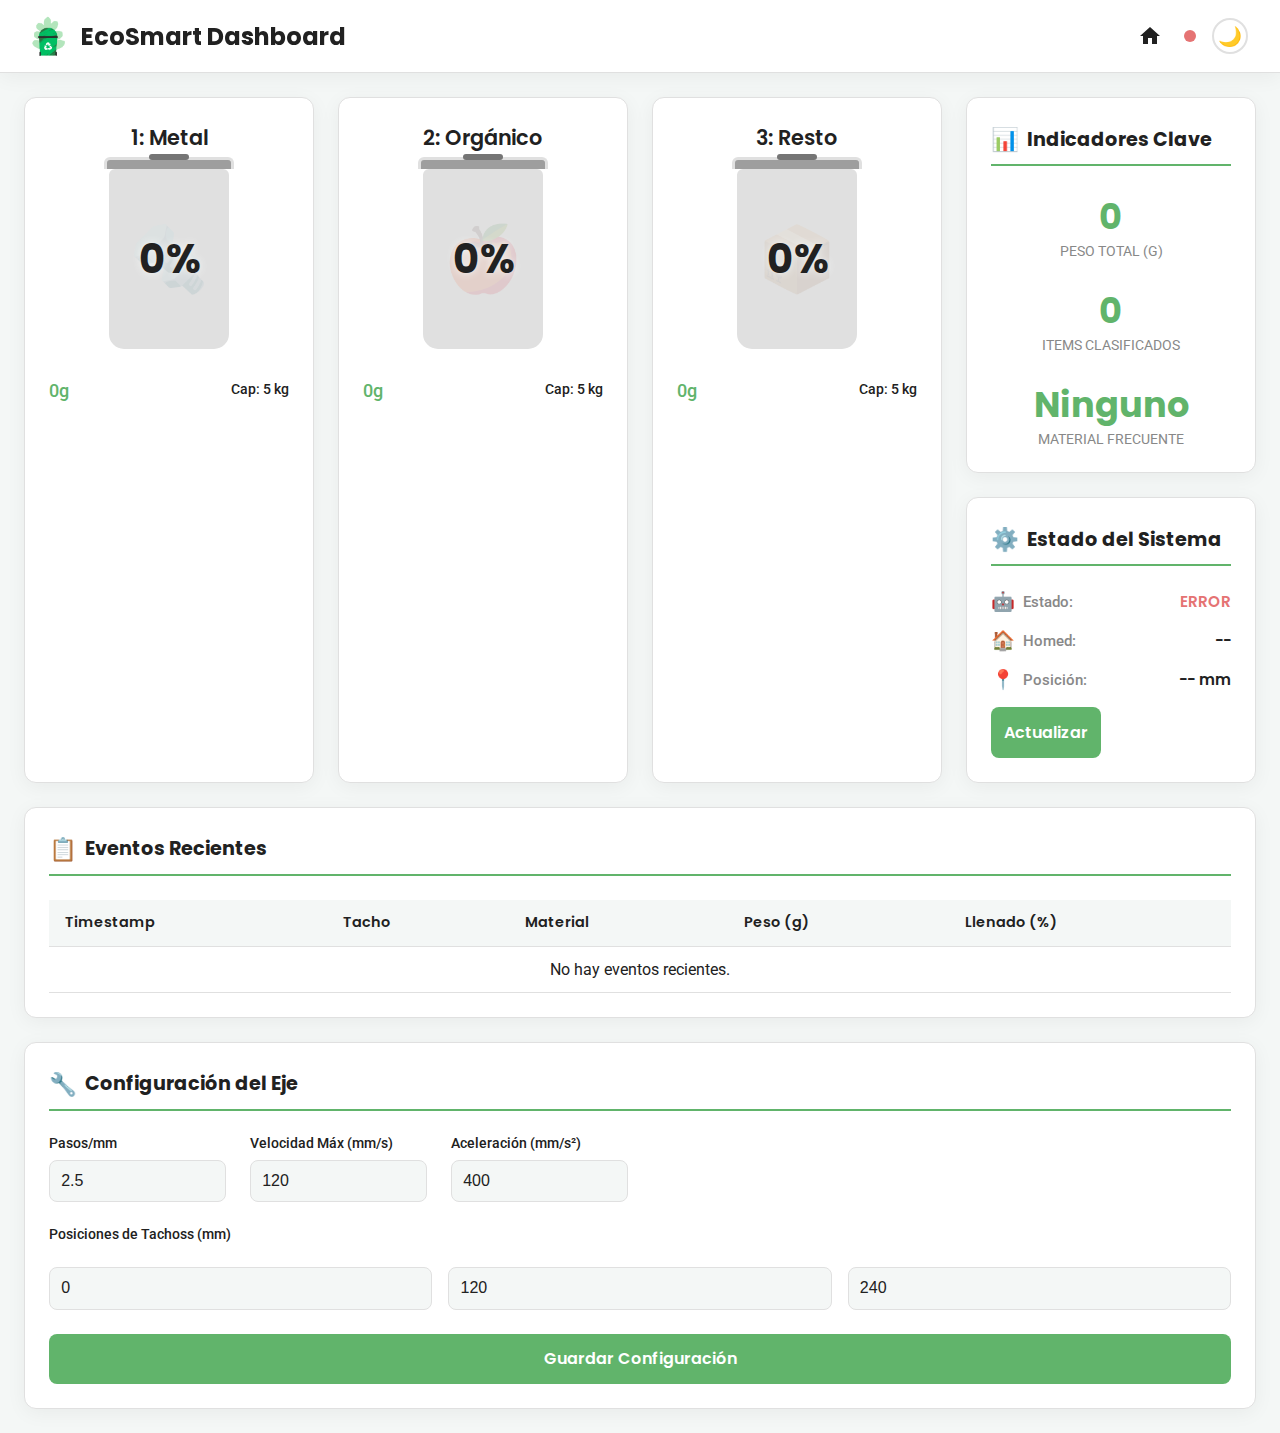
<file: Proyecto Final - Recoleccion y Reciclaje/dashboard/index.html>
<!DOCTYPE html>
<html lang="es">
<head>
    <meta charset="UTF-8">
    <meta name="viewport" content="width=device-width, initial-scale=1.0">
    <title>EcoSmart Dashboard</title>
    <link rel="icon" href="./logo.png" type="image/png">
    <link rel="preconnect" href="https://fonts.googleapis.com">
    <link rel="preconnect" href="https://fonts.gstatic.com" crossorigin>
    <link href="https://fonts.googleapis.com/css2?family=Poppins:wght@400;600;700&family=Roboto:wght@400;500;700&display=swap" rel="stylesheet">
    <link rel="stylesheet" href="styles.css">
    <link rel="manifest" href="manifest.webmanifest">
</head>
<body>
    <header>
        <div class="logo-container">
            <img src="./logo.png" alt="Logo EcoSmart" class="logo">
            <h1>EcoSmart Dashboard</h1>
        </div>
        <div class="header-actions">
            <a href=".\presentacion\index.html" class="presentation-link" title="Ir a la Presentación">
                <svg xmlns="http://www.w3.org/2000/svg" viewBox="0 0 24 24" fill="currentColor" width="24" height="24">
                    <path d="M10 20v-6h4v6h5v-8h3L12 3 2 12h3v8h5z"/>
                </svg>
            </a>
            <span id="status-indicator" class="status-dot disconnected" title="Estado de la API"></span>
            <button id="theme-toggle" class="theme-button">☀️</button>
        </div>
    </header>

    <main>
        <section id="binCards" class="grid-bins">
            </section>

        <div class="grid-sidebar">
            <section id="kpi" class="card">
                <h2><span class="icon">📊</span> Indicadores Clave</h2>
                <div class="kpi-grid">
                    <div class="kpi-item">
                        <span class="kpi-value" id="totalWeight">--</span>
                        <span class="kpi-label">Peso Total (g)</span>
                    </div>
                    <div class="kpi-item">
                        <span class="kpi-value" id="totalItems">--</span>
                        <span class="kpi-label">Items Clasificados</span>
                    </div>
                    <div class="kpi-item">
                        <span class="kpi-value" id="mostFrequent">--</span>
                        <span class="kpi-label">Material Frecuente</span>
                    </div>
                </div>
            </section>

            <section id="axisCard" class="card">
                <h2><span class="icon">⚙️</span> Estado del Sistema</h2>
                <div class="axis-info">
                    <div class="axis-item">
                        <span class="icon">🤖</span>
                        <span class="axis-label">Estado:</span>
                        <span id="axisState" class="axis-value status-text status-unknown">DESCONOCIDO</span>
                    </div>
                    <div class="axis-item">
                        <span class="icon">🏠</span>
                        <span class="axis-label">Homed:</span>
                        <span id="axisHome" class="axis-value">--</span>
                    </div>
                    <div class="axis-item">
                        <span class="icon">📍</span>
                        <span class="axis-label">Posición:</span>
                        <span id="axisPos" class="axis-value">-- mm</span>
                    </div>
                </div>
                 <button id="axisRefresh" class="refresh-button">Actualizar</button>
            </section>
        </div>

        <section id="events" class="card grid-full-width">
            <h2><span class="icon">📋</span> Eventos Recientes</h2>
            <div class="table-wrapper">
                <table>
                    <thead>
                        <tr>
                            <th>Timestamp</th>
                            <th>Tacho</th>
                            <th>Material</th>
                            <th>Peso (g)</th>
                            <th>Llenado (%)</th>
                        </tr>
                    </thead>
                    <tbody id="events-table-body">
                        </tbody>
                </table>
            </div>
        </section>

        <section id="config" class="card grid-full-width">
            <h2><span class="icon">🔧</span> Configuración del Eje</h2>
            <form id="axis-form" class="config-form">
                <div class="form-group">
                    <label for="stepsPerMm">Pasos/mm</label>
                    <input type="number" id="stepsPerMm" value="2.5" step="0.01">
                </div>
                <div class="form-group">
                    <label for="vmax">Velocidad Máx (mm/s)</label>
                    <input type="number" id="vmax" value="120">
                </div>
                <div class="form-group">
                    <label for="acc">Aceleración (mm/s²)</label>
                    <input type="number" id="acc" value="400">
                </div>
                <div class="form-group form-group-positions">
                    <label>Posiciones de Tachoss (mm)</label>
                    <p></p>
                    <p></p>
                    <input type="number" id="p1" value="0">
                    <input type="number" id="p2" value="120">
                    <input type="number" id="p3" value="240">
                </div>
                <button type="button" id="saveAxis" class="save-button">Guardar Configuración</button>
            </form>
        </section>
    </main>
    <script src="app.js"></script>
</body>
</html>
</file>
<file: Proyecto Final - Recoleccion y Reciclaje/dashboard/styles.css>
/* --- VARIABLES Y ESTILOS GLOBALES --- */
:root {
    --green-light: #61b46b;
    --yellow-accent: #ffc107;
    --red-danger: #e57373;
    --blue-info: #64b5f6;
    --bg-light: #f4f7f6;
    --card-bg-light: #ffffff;
    --text-light: #212121;
    --border-light: #e0e0e0;
    --shadow-light: 0 4px 20px rgba(0, 0, 0, 0.05);
    --bin-empty-color: #e0e0e0;
}

body.dark-mode {
    --green-light: #61b46b;
    --yellow-accent: #ffc107;
    --red-danger: #ef5350;
    --blue-info: #42a5f5;
    --bg-light: #121212;
    --card-bg-light: #1e1e1e;
    --text-light: #e0e0e0;
    --border-light: #333333;
    --shadow-light: 0 4px 20px rgba(0, 0, 0, 0.2);
    --bin-empty-color: #424242;
}

* {
    box-sizing: border-box;
    margin: 0;
    padding: 0;
}

body {
    font-family: 'Roboto', sans-serif;
    background-color: var(--bg-light);
    color: var(--text-light);
    transition: background-color 0.3s, color 0.3s;
}

/* --- HEADER --- */
header {
    display: flex;
    justify-content: space-between;
    align-items: center;
    padding: 1rem 2rem;
    background-color: var(--card-bg-light);
    border-bottom: 1px solid var(--border-light);
    box-shadow: var(--shadow-light);
    position: sticky;
    top: 0;
    z-index: 100;
    transition: background-color 0.3s, border-color 0.3s;
}
.logo-container { display: flex; align-items: center; gap: 1rem; }
.logo { height: 40px; }
header h1 { font-family: 'Poppins', sans-serif; font-size: 1.5rem; color: var(--text-light); }
.header-actions { display: flex; align-items: center; gap: 1rem; }

/* Botón Presentación */
.presentation-link {
    color: var(--text-light);
    padding: 6px;
    border-radius: 50%;
    display: flex;
    align-items: center;
    justify-content: center;
    transition: all 0.3s ease;
}
.presentation-link:hover {
    background-color: var(--border-light);
    color: var(--green-light);
}

.theme-button {
    background: none; border: 2px solid var(--border-light); color: var(--text-light);
    width: 36px; height: 36px; border-radius: 50%; font-size: 1.2rem;
    cursor: pointer; display: flex; justify-content: center; align-items: center;
    transition: all 0.3s ease;
}
.theme-button:hover {
    transform: scale(1.1) rotate(15deg);
    border-color: var(--green-light);
    color: var(--green-light);
}

/* Indicador de estado con pulso */
.status-dot {
    width: 12px; height: 12px; border-radius: 50%;
    transition: background-color 0.5s ease;
}
.status-dot.connected {
    background-color: var(--green-light);
    animation: pulse-connected 2s infinite;
}
.status-dot.disconnected {
    background-color: var(--red-danger);
    animation: pulse-disconnected 2s infinite;
}
@keyframes pulse-connected {
    0% { box-shadow: 0 0 0 0 rgba(97, 180, 107, 0.7); }
    70% { box-shadow: 0 0 0 10px rgba(97, 180, 107, 0); }
    100% { box-shadow: 0 0 0 0 rgba(97, 180, 107, 0); }
}
@keyframes pulse-disconnected {
    0% { box-shadow: 0 0 0 0 rgba(229, 115, 115, 0.7); }
    70% { box-shadow: 0 0 0 10px rgba(229, 115, 115, 0); }
    100% { box-shadow: 0 0 0 0 rgba(229, 115, 115, 0); }
}


/* --- LAYOUT PRINCIPAL --- */
main {
    display: grid;
    grid-template-columns: repeat(4, 1fr);
    gap: 1.5rem;
    padding: 1.5rem;
    max-width: 1600px;
    margin: 0 auto;
}
.card {
    background-color: var(--card-bg-light);
    border-radius: 12px;
    padding: 1.5rem;
    box-shadow: var(--shadow-light);
    border: 1px solid var(--border-light);
    transition: all 0.3s ease;
}
.card h2 {
    font-family: 'Poppins', sans-serif;
    font-size: 1.2rem;
    margin-bottom: 1.5rem;
    border-bottom: 2px solid var(--green-light);
    padding-bottom: 0.5rem;
    display: flex;
    align-items: center;
    gap: 0.5rem;
}
.card h2 .icon { font-size: 1.4rem; }

.grid-bins {
    grid-column: 1 / 4;
    display: grid;
    grid-template-columns: repeat(3, 1fr);
    gap: 1.5rem;
}
.grid-sidebar {
    grid-column: 4 / 5;
    display: flex;
    flex-direction: column;
    gap: 1.5rem;
}
.grid-full-width { grid-column: 1 / -1; }

/* --- NUEVO DISEÑO DE TACHOS --- */
.bin-card-graphic {
    background-color: var(--card-bg-light);
    border-radius: 12px;
    box-shadow: var(--shadow-light);
    border: 1px solid var(--border-light);
    padding: 1.5rem;
    display: flex;
    flex-direction: column;
    align-items: center;
    gap: 1rem;
}
.bin-title-graphic {
    font-family: 'Poppins', sans-serif;
    font-size: 1.3rem;
    font-weight: 600;
}
.bin-graphic-container {
    width: 120px;
    height: 180px;
    position: relative;
    margin-bottom: 1rem;
}
.bin-body {
    width: 100%;
    height: 100%;
    background-color: var(--bin-empty-color);
    border-radius: 6px 6px 15px 15px;
    position: relative;
    overflow: hidden; /* Clave para el llenado */
    border: 3px solid var(--border-light);
}
.bin-lid {
    width: 130px;
    height: 12px;
    background-color: #9e9e9e;
    border-radius: 6px 6px 0 0;
    position: absolute;
    top: -12px;
    left: -5px;
    border: 3px solid var(--border-light);
    border-bottom: none;
}
.bin-lid-handle {
    width: 40px;
    height: 6px;
    background-color: #757575;
    border-radius: 3px;
    position: absolute;
    top: -6px;
    left: 50%;
    transform: translateX(-50%);
}
.bin-fill {
    position: absolute;
    bottom: 0;
    left: 0;
    width: 100%;
    background-color: var(--green-light);
    transition: height 0.5s ease-out, background-color 0.5s ease;
}
.bin-fill.warning { background-color: var(--yellow-accent); }
.bin-fill.danger { background-color: var(--red-danger); }
.bin-icon-watermark {
    font-size: 4rem;
    position: absolute;
    top: 50%;
    left: 50%;
    transform: translate(-50%, -50%);
    opacity: 0.1;
    color: var(--text-light);
}
body.dark-mode .bin-icon-watermark { opacity: 0.2; }
.bin-percentage {
    font-family: 'Poppins', sans-serif;
    font-size: 2.5rem;
    font-weight: 700;
    color: var(--text-light);
    position: absolute;
    top: 50%;
    left: 50%;
    transform: translate(-50%, -50%);
    text-shadow: 0 0 8px var(--bg-light);
}
.bin-details {
    width: 100%;
    display: flex;
    justify-content: space-between;
    font-size: 0.9rem;
    font-weight: 500;
}
.bin-weight-graphic { font-size: 1.1rem; color: var(--green-light); }

/* --- KPIs --- */
.kpi-grid { display: grid; grid-template-columns: 1fr; gap: 1.5rem; text-align: center; }
.kpi-item { display: flex; flex-direction: column; }
.kpi-value {
    font-family: 'Poppins', sans-serif;
    font-size: 2.2rem;
    font-weight: 700;
    color: var(--green-light);
}
.kpi-label { font-size: 0.9rem; color: #888; text-transform: uppercase; }
body.dark-mode .kpi-label { color: #aaa; }

/* --- ESTADO DEL SISTEMA --- */
.axis-info { display: flex; flex-direction: column; gap: 1rem; }
.axis-item {
    display: flex; align-items: center;
    font-size: 0.95rem;
    gap: 0.5rem;
}
.axis-item .icon { font-size: 1.2rem; }
.axis-label { font-weight: 500; color: #888; }
body.dark-mode .axis-label { color: #aaa; }
.axis-value { font-family: 'Poppins', sans-serif; font-weight: 600; margin-left: auto; }
.status-text.status-idle { color: var(--green-light); }
.status-text.status-moving { color: var(--blue-info); }
.status-text.status-error, .status-text.status-unknown { color: var(--red-danger); }

/* --- TABLA DE EVENTOS --- */
.table-wrapper { width: 100%; overflow-x: auto; }
table { width: 100%; border-collapse: collapse; }
th, td { padding: 0.8rem 1rem; text-align: left; border-bottom: 1px solid var(--border-light); }
th {
    font-family: 'Poppins', sans-serif;
    font-size: 0.9rem;
    font-weight: 600;
    background-color: var(--bg-light);
}
tbody tr:hover { background-color: rgba(0, 0, 0, 0.02); }
body.dark-mode tbody tr:hover { background-color: rgba(255, 255, 255, 0.05); }

/* --- TAGS DE MATERIALES --- */
.tag {
    padding: 0.2rem 0.6rem;
    border-radius: 12px;
    font-size: 0.8rem;
    font-weight: 700;
    color: #fff;
    white-space: nowrap;
}
.tag-metal { background-color: #78909c; }
.tag-orgánico { background-color: #8d6e63; }
.tag-plástico\/vidrio { background-color: #42a5f5; }
.tag-resto { background-color: #ab47bc; }

/* --- FORMULARIO DE CONFIGURACIÓN --- */
.config-form {
    display: grid;
    grid-template-columns: repeat(auto-fit, minmax(150px, 1fr));
    gap: 1.5rem;
}
.form-group { display: flex; flex-direction: column; }
.form-group label { margin-bottom: 0.5rem; font-size: 0.9rem; font-weight: 500; }
.form-group input {
    padding: 0.7rem;
    border: 1px solid var(--border-light);
    border-radius: 8px;
    background-color: var(--bg-light);
    color: var(--text-light);
    font-size: 1rem;
}
.form-group-positions input { width: 100%; }
.form-group-positions { 
    grid-column: 1 / -1; 
    display: grid; 
    grid-template-columns: repeat(3, 1fr); 
    gap: 1rem; 
}
.save-button, .refresh-button {
    grid-column: 1 / -1;
    padding: 0.8rem;
    border: none;
    border-radius: 8px;
    background-color: var(--green-light);
    color: #fff;
    font-family: 'Poppins', sans-serif;
    font-size: 1rem;
    font-weight: 600;
    cursor: pointer;
    transition: background-color 0.3s, transform 0.2s;
}
.save-button:hover, .refresh-button:hover {
    background-color: #55a35a;
    transform: translateY(-2px);
}
.refresh-button { margin-top: 1rem; grid-column: auto; }

/* --- RESPONSIVE DESIGN --- */
@media (max-width: 1200px) {
    main { grid-template-columns: 1fr; }
    .grid-bins { grid-column: 1 / -1; grid-template-columns: repeat(auto-fit, minmax(250px, 1fr)); }
    .grid-sidebar { grid-column: 1 / -1; flex-direction: row; }
    .grid-sidebar > .card { width: 50%; }
}
@media (max-width: 768px) {
    main { grid-template-columns: 1fr; padding: 1rem; }
    header { padding: 1rem; }
    header h1 { font-size: 1.2rem; }
    .grid-bins { grid-template-columns: 1fr; }
    .grid-sidebar { flex-direction: column; }
    .grid-sidebar > .card { width: 100%; }
    .form-group-positions { grid-template-columns: 1fr; }
}
</file>
